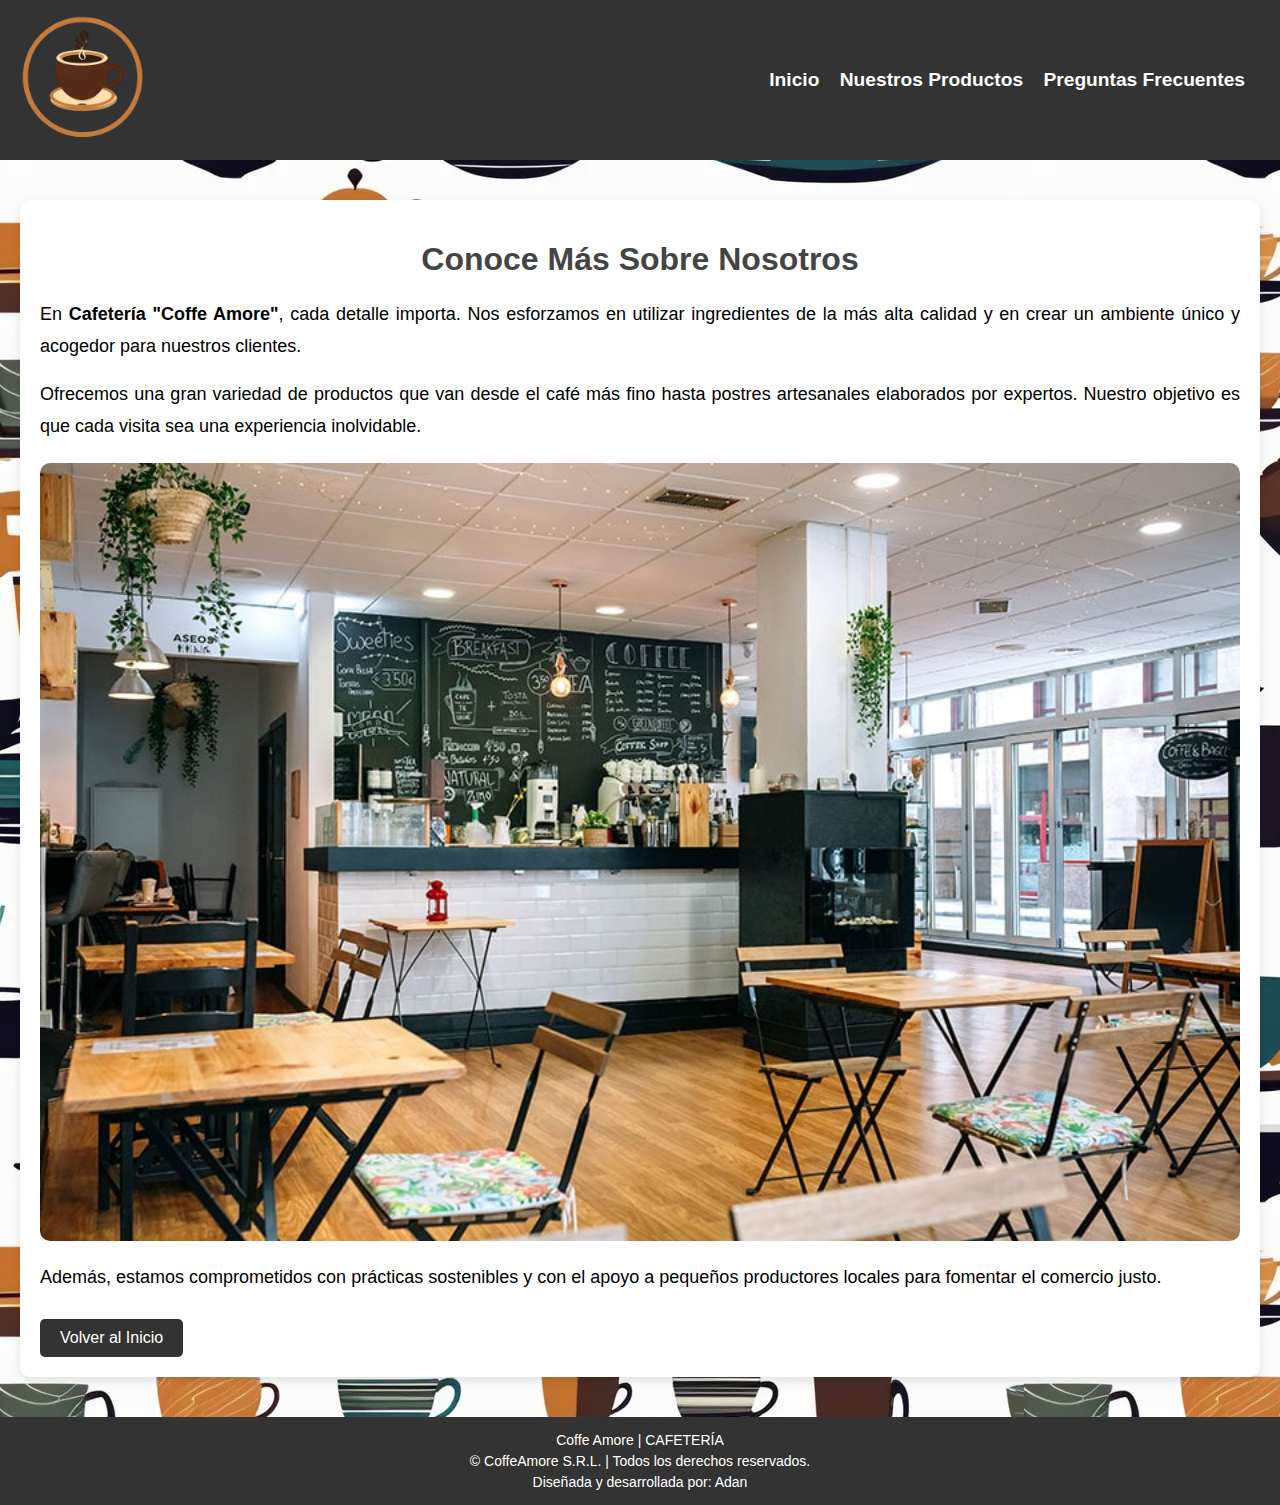
<file: conocemas.html>
<!DOCTYPE html>
<html lang="en">
    <head>
        <meta charset="UTF-8">
        <meta name="viewport" content="width=device-width, initial-scale=1.0">
        <title>Coffe Amore</title>
        <link rel="stylesheet" href="css.css">
        
        <!-- Metadatos de Copyright -->
        <meta name="copyright" content="© 2024 Adan Rodrigo Herrera Flores. Todos los derechos reservados.">
        <meta name="author" content="Adan Rodrigo Herrera Flores">
        <meta name="organization" content="Instituto Técnico Jesús María">
        <meta name="description" content="Coffe Amore - Página dedicada al amor por el café">
        <meta name="keywords" content="café, amor, Coffe Amore, Instituto Técnico Jesús María, Adan Rodrigo Herrera Flores">
        <meta name="robots" content="index, follow">
    </head>
    
<body>
    <div class="header">
        <a href="./index.html" class="logo">
            <img src="./ico/logosinfondo.png" alt="Cafetería">
        </a>
        <div class="header-right">
            <a href="./index.html">Inicio</a>
            <a href="./productos.html">Nuestros Productos</a>
            <a href="./preguntas.html">Preguntas Frecuentes</a>
        </div>
    </div>

    <section class="content-section">
        <h1>Conoce Más Sobre Nosotros</h1>
        <p>
            En <strong>Cafetería "Coffe Amore"</strong>, cada detalle importa. Nos esforzamos en utilizar ingredientes de la más alta calidad y en crear un ambiente único y acogedor para nuestros clientes.
        </p>
        <p>
            Ofrecemos una gran variedad de productos que van desde el café más fino hasta postres artesanales elaborados por expertos. Nuestro objetivo es que cada visita sea una experiencia inolvidable.
        </p>
        <img src="./img/ambiente.jpg" alt="Ambiente de Cafetería" style="width:100%; height:auto;">
        <p>
            Además, estamos comprometidos con prácticas sostenibles y con el apoyo a pequeños productores locales para fomentar el comercio justo.
        </p>
        <a href="index.html" class="btn">Volver al Inicio</a>
    </section>

    <footer>
        <div class="f-detalles">
            <p>Coffe Amore | CAFETERÍA</p>
            <p>© CoffeAmore S.R.L. | Todos los derechos reservados.</p>
        </div>
        <div class="dydfjhs">
            <p>Diseñada y desarrollada por: Adan</p>
        </div>
    </footer>
</body>
</html>
</file>
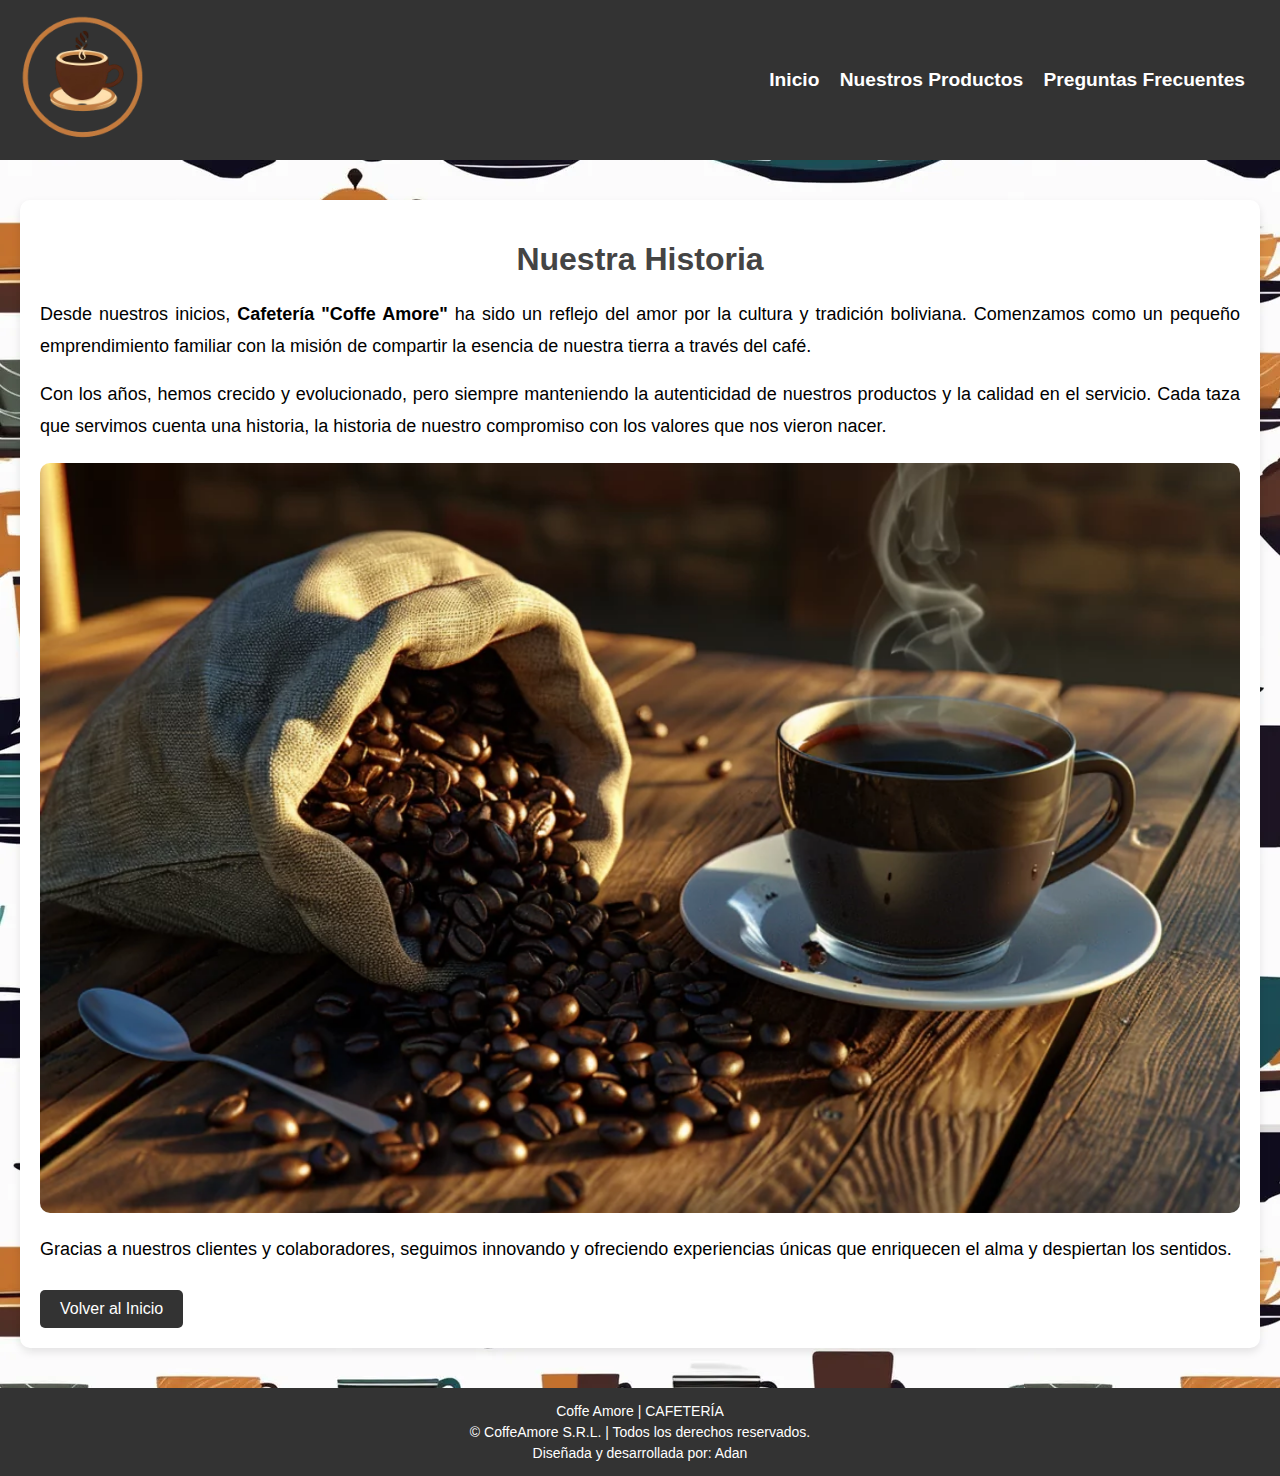
<file: descubremas.html>
<!DOCTYPE html>
<html lang="en">
    <head>
        <meta charset="UTF-8">
        <meta name="viewport" content="width=device-width, initial-scale=1.0">
        <title>Coffe Amore</title>
        <link rel="stylesheet" href="css.css">
        
        <!-- Metadatos de Copyright -->
        <meta name="copyright" content="© 2024 Adan Rodrigo Herrera Flores. Todos los derechos reservados.">
        <meta name="author" content="Adan Rodrigo Herrera Flores">
        <meta name="organization" content="Instituto Técnico Jesús María">
        <meta name="description" content="Coffe Amore - Página dedicada al amor por el café">
        <meta name="keywords" content="café, amor, Coffe Amore, Instituto Técnico Jesús María, Adan Rodrigo Herrera Flores">
        <meta name="robots" content="index, follow">
    </head>
    
<body>
    <div class="header">
        <a href="./index.html" class="logo">
            <img src="./ico/logosinfondo.png" alt="Cafetería">
        </a>
        <div class="header-right">
            <a href="./index.html">Inicio</a>
            <a href="./productos.html">Nuestros Productos</a>
            <a href="./preguntas.html">Preguntas Frecuentes</a>
        </div>
    </div>

    <section class="content-section">
        <h1>Nuestra Historia</h1>
        <p>
            Desde nuestros inicios, <strong>Cafetería "Coffe Amore"</strong> ha sido un reflejo del amor por la cultura y tradición boliviana. Comenzamos como un pequeño emprendimiento familiar con la misión de compartir la esencia de nuestra tierra a través del café.
        </p>
        <p>
            Con los años, hemos crecido y evolucionado, pero siempre manteniendo la autenticidad de nuestros productos y la calidad en el servicio. Cada taza que servimos cuenta una historia, la historia de nuestro compromiso con los valores que nos vieron nacer.
        </p>
        <img src="./img/histori.webp" alt="Nuestra Historia" style="width:100%; height:auto;">
        <p>
            Gracias a nuestros clientes y colaboradores, seguimos innovando y ofreciendo experiencias únicas que enriquecen el alma y despiertan los sentidos.
        </p>
        <a href="./index.html" class="btn">Volver al Inicio</a>
    </section>

    <footer>
        <div class="f-detalles">
            <p>Coffe Amore | CAFETERÍA</p>
            <p>© CoffeAmore S.R.L. | Todos los derechos reservados.</p>
        </div>
        <div class="dydfjhs">
            <p>Diseñada y desarrollada por: Adan</p>
        </div>
    </footer>
</body>
</html>
</file>
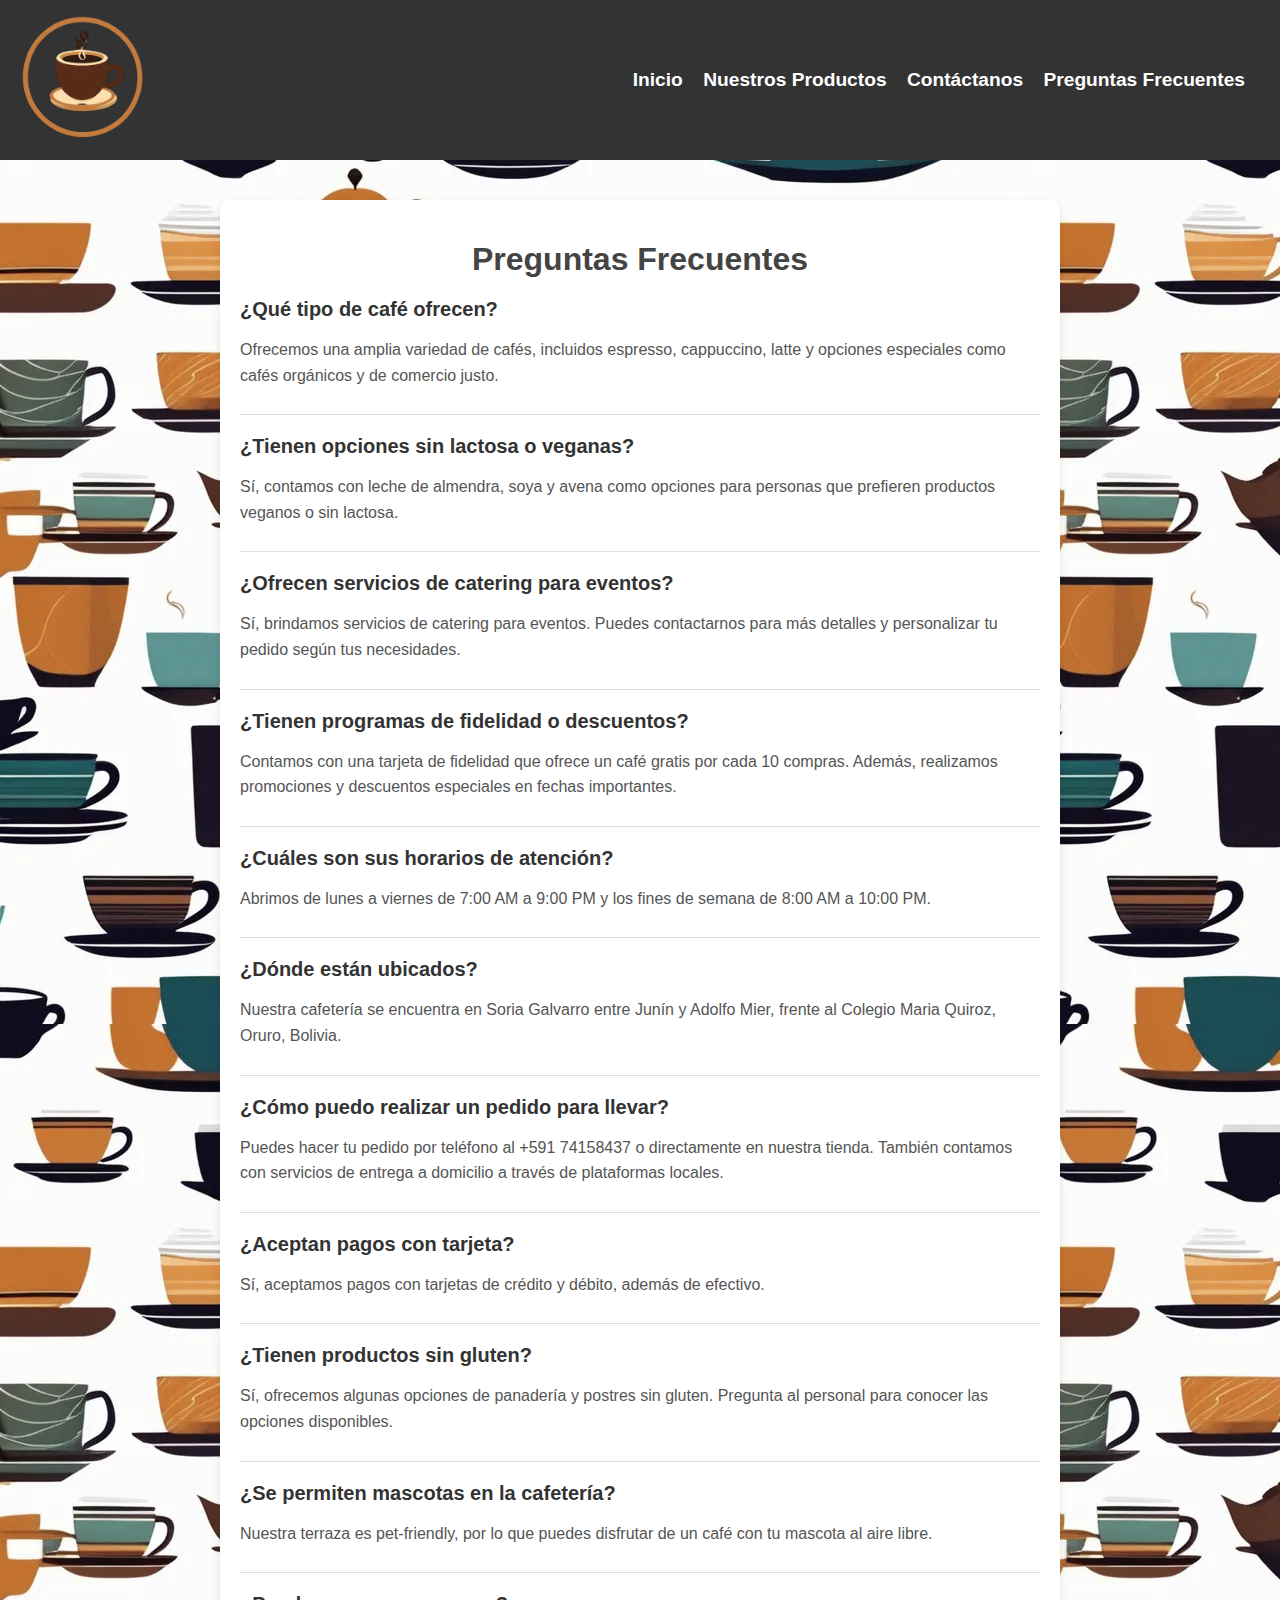
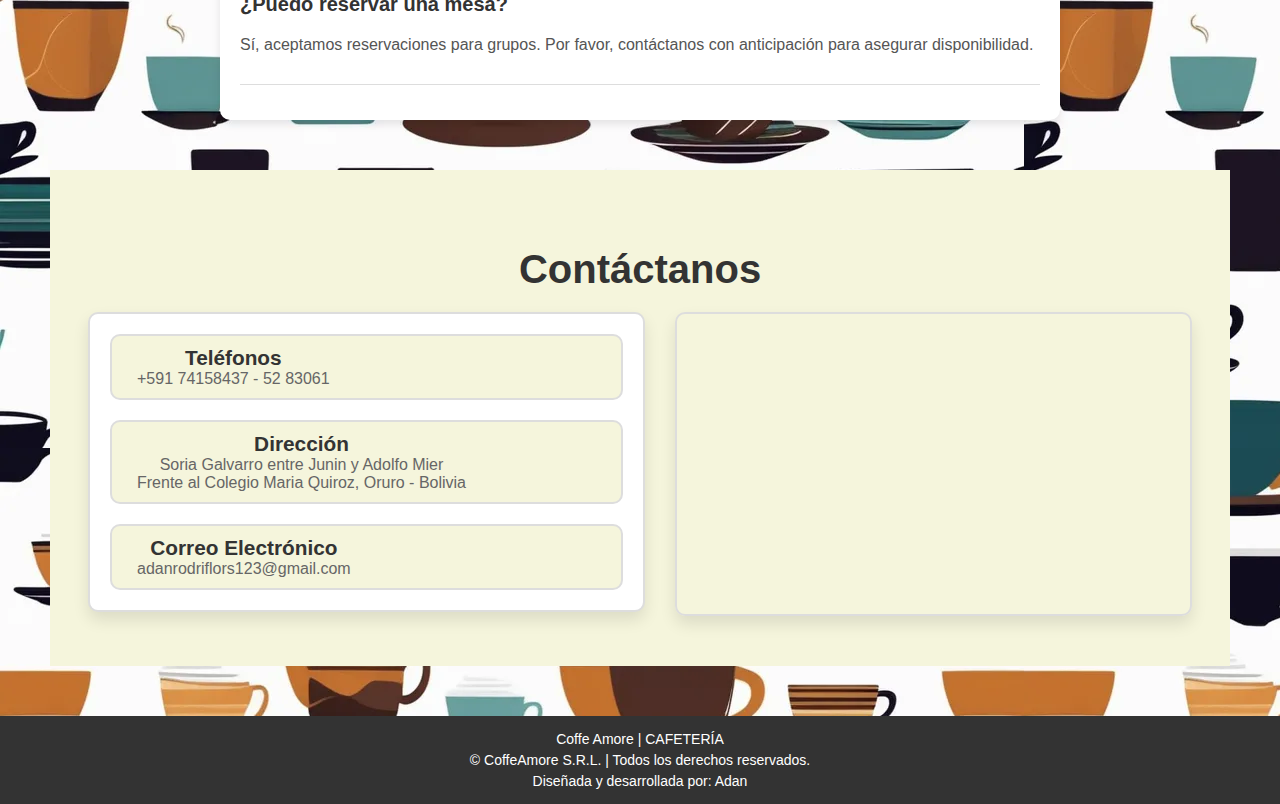
<file: preguntas.html>
<!DOCTYPE html>
<html lang="en">
    <head>
        <meta charset="UTF-8">
        <meta name="viewport" content="width=device-width, initial-scale=1.0">
        <title>Coffe Amore</title>
        <link rel="stylesheet" href="css.css">
        
        <!-- Metadatos de Copyright -->
        <meta name="copyright" content="© 2024 Adan Rodrigo Herrera Flores. Todos los derechos reservados.">
        <meta name="author" content="Adan Rodrigo Herrera Flores">
        <meta name="organization" content="Instituto Técnico Jesús María">
        <meta name="description" content="Coffe Amore - Página dedicada al amor por el café">
        <meta name="keywords" content="café, amor, Coffe Amore, Instituto Técnico Jesús María, Adan Rodrigo Herrera Flores">
        <meta name="robots" content="index, follow">
    </head>
    
<body>
    <div class="header">
        <a href="index.html" class="logo">
          <img src="./ico/logosinfondo.png" alt="Cafetería">
        </a>
        <div class="header-right">
          <a href="index.html">Inicio</a>
          <a href="productos.html">Nuestros Productos</a>
          <a href="#contactos">Contáctanos</a>
          <a href="preguntas.html">Preguntas Frecuentes</a>

        </div>
      </div>

    <section class="faq-section">
        <h1>Preguntas Frecuentes</h1>
        <div class="faq">
            <h3>¿Qué tipo de café ofrecen?</h3>
            <p>Ofrecemos una amplia variedad de cafés, incluidos espresso, cappuccino, latte y opciones especiales como cafés orgánicos y de comercio justo.</p>
        </div>

        <div class="faq">
            <h3>¿Tienen opciones sin lactosa o veganas?</h3>
            <p>Sí, contamos con leche de almendra, soya y avena como opciones para personas que prefieren productos veganos o sin lactosa.</p>
        </div>

        <div class="faq">
            <h3>¿Ofrecen servicios de catering para eventos?</h3>
            <p>Sí, brindamos servicios de catering para eventos. Puedes contactarnos para más detalles y personalizar tu pedido según tus necesidades.</p>
        </div>

        <div class="faq">
            <h3>¿Tienen programas de fidelidad o descuentos?</h3>
            <p>Contamos con una tarjeta de fidelidad que ofrece un café gratis por cada 10 compras. Además, realizamos promociones y descuentos especiales en fechas importantes.</p>
        </div>

        <div class="faq">
            <h3>¿Cuáles son sus horarios de atención?</h3>
            <p>Abrimos de lunes a viernes de 7:00 AM a 9:00 PM y los fines de semana de 8:00 AM a 10:00 PM.</p>
        </div>

        <div class="faq">
            <h3>¿Dónde están ubicados?</h3>
            <p>Nuestra cafetería se encuentra en Soria Galvarro entre Junín y Adolfo Mier, frente al Colegio Maria Quiroz, Oruro, Bolivia.</p>
        </div>

        <div class="faq">
            <h3>¿Cómo puedo realizar un pedido para llevar?</h3>
            <p>Puedes hacer tu pedido por teléfono al +591 74158437 o directamente en nuestra tienda. También contamos con servicios de entrega a domicilio a través de plataformas locales.</p>
        </div>

        <div class="faq">
            <h3>¿Aceptan pagos con tarjeta?</h3>
            <p>Sí, aceptamos pagos con tarjetas de crédito y débito, además de efectivo.</p>
        </div>

        <div class="faq">
            <h3>¿Tienen productos sin gluten?</h3>
            <p>Sí, ofrecemos algunas opciones de panadería y postres sin gluten. Pregunta al personal para conocer las opciones disponibles.</p>
        </div>

        <div class="faq">
            <h3>¿Se permiten mascotas en la cafetería?</h3>
            <p>Nuestra terraza es pet-friendly, por lo que puedes disfrutar de un café con tu mascota al aire libre.</p>
        </div>

        <div class="faq">
            <h3>¿Puedo reservar una mesa?</h3>
            <p>Sí, aceptamos reservaciones para grupos. Por favor, contáctanos con anticipación para asegurar disponibilidad.</p>
        </div>
    </section>
        <!-- Contacto y Redes Sociales -->
<div class="content-five">
    <h1 class="titulocontacto" id="contactos">Contáctanos</h1>
    <div class="contact-container">
        <div class="contact-box">
            <div class="contact-item">
                <span class="iconify" data-icon="mdi:phone" style="font-size: 36px;"></span>
                <div>
                    <h3>Teléfonos</h3>
                    <p>+591 74158437 - 52 83061</p>
                </div>
            </div>
            <div class="contact-item">
                <span class="iconify" data-icon="mdi:map-marker" style="font-size: 36px;"></span>
                <div>
                    <h3>Dirección</h3>
                    <p>Soria Galvarro entre Junin y Adolfo Mier</p>
                    <p>Frente al Colegio Maria Quiroz, Oruro - Bolivia</p>
                </div>
            </div>
            <div class="contact-item">
                <span class="iconify" data-icon="mdi:email" style="font-size: 36px;"></span>
                <div>
                    <h3>Correo Electrónico</h3>
                    <a href="mailto:adanrodriflors123@gmail.com">
                        <p>adanrodriflors123@gmail.com</p>
                    </a>
                </div>
            </div>
        </div>
        <div class="ubication">
            <iframe src="https://www.google.com/maps/embed?pb=!1m14!1m12!1m3!1d504.4708673544573!2d-67.1132053201066!3d-17.96928714678539!2m3!1f0!2f0!3f0!3m2!1i1024!2i768!4f13.1!5e0!3m2!1ses!2sbo!4v1729093843162!5m2!1ses!2sbo" 
                width="100%" height="100%" style="border:0;" allowfullscreen="" loading="lazy" referrerpolicy="no-referrer-when-downgrade"></iframe>
        </div>
    </div>
</div>

    <footer>
        <div class="f-detalles">
            <p>Coffe Amore | CAFETERÍA</p>
            <p>© CoffeAmore S.R.L. | Todos los derechos reservados.</p>
        </div>
        <div class="dydfjhs">
            <p>Diseñada y desarrollada por: Adan</p>
        </div>
    </footer>
</body>
</html>
</file>
<file: css.css>
/* General Styles */
body {
    font-family: Arial, sans-serif;
    margin: 0;
    padding: 0;
    background-image: url(./img/fondo.webp);
  }
  .cata{
    text-align: center;
    margin: 2rem;
  }
  /* Logo */
  .logo {
    width: 20%;
    height: 90%;
  }
  
  .logo img {
    width: 50%;
    height: 100%;
  }
  .title-logo{
    padding: auto;
    margin: 1rem;
  }
  
  /* Header Styles */
  /* Estilo general del menú */
.header {
  background-color: #333;
  color: #fff;
  display: flex;
  justify-content: space-between;
  align-items: center;
  padding: 15px 20px;
}
.header-right {
  font-size: larger;
}

.header a {
  color: #fff;
  text-decoration: none;
  margin-right: 15px;
  font-weight: bold;
  transition: color 0.3s ease;
}

.header a:hover {
  color: #ffd700; /* Efecto hover en todos los enlaces */
}

/* Estilo del enlace activo */
.header a.active {
  color: #ff7300; /* Color especial para el enlace activo */
  border-bottom: 2px solid #ffd700; /* Línea debajo del enlace activo */
}

  
  /* Productos Estilos */
  .content-two {
    text-align: center;
    margin: 50px 0;
  }
  
  .title-one {
    font-size: 50px;
    color: black;
  }
  
  .title-one span {
    color: #ff7300;
  }
  /* Contenido de Productos */
  #products-container {
    display: grid;
    grid-template-columns: repeat(auto-fit, minmax(280px, 1fr));
    gap: 20px;
    margin: 30px 50px;
  }
  
  .card {
    background-color: white;
    border: 1px solid #ddd;
    border-radius: 8px;
    box-shadow: 0 4px 8px rgba(0, 0, 0, 0.1);
    padding: 15px;
    text-align: center;
    transition: transform 0.2s;
  }
  
  .card:hover {
    transform: scale(1.05);
  }
  
  .card img {
    max-width: 100%;
    height: auto;
    border-radius: 8px;
  }
  
  .card h1 {
    font-size: 24px;
    color: #333;
    margin: 10px 0;
  }
  
  .txt-card {
    color: #777;
    font-size: 16px;
    margin: 5px 0;
  }
  
  .txt-card-v {
    color: #ff7b00;
    font-size: 18px;
    font-weight: bold;
    margin: 5px 0;
  }
  
  /* Button Styles */
  .btn-2 {
    background-color: peru;
    color: white;
    border: none;
    padding: 10px 20px;
    border-radius: 4px;
    cursor: pointer;
    transition: background-color 0.3s;
    width: 100%;
  }
  
  .btn-2:hover {
    background-color: orangered;
  }
  
/* Contactos */
  .content-five {
    margin: 50px;
  }
  
  .contacto {
    display: flex;
    justify-content: space-around;
    flex-wrap: wrap;
  }
  
  .contact-detaill h3 {
    color: orangered;
  }
  
  .ubication iframe {
    display: block;
    margin: auto;
    width: 100%;
    max-width: 480px;
    height: 300px;
  }
  
  /* Social Media Icons */
  .redsocial {
    text-align: center;
    margin: 30px 0;
  }
  
  .redsocial a {
    margin: 0 10px;
  }
  
  
  /* Footer Styles */
  footer {
    background-color: #333;
    color: white;
    text-align: center;
    padding: 15px 0;
    font-size: xx-large ;

  }
  
  footer p {
    margin: 5px 0;
  }
  
  /* Responsive Design */
  
  /* Tablets and small screens */
  @media (max-width: 768px) {
    .header {
      flex-wrap: wrap;
      height: auto;
      padding: 10px;
    }
  
    .header a {
      margin: 5px;
    }
  
    .logo {
      width: 50%;
      height: auto;
    }
    #products-container {
      grid-template-columns: 2fr; /* Una columna */
      margin: 0;
    }
    .content-five {
      margin: 30px;
    }
  
    .btn-2 {
      font-size: 16px;
    }
    .cart-icon {
      top: 10px;
      
      padding: 0px;
    }
  
    .cart-icon img {
      width: 25px;
      height: 25px;
    }
  }
  @media (max-width: 1024px) {
    /* Ajustar el header */
    .header {
      flex-direction: column;
      height: auto;
      padding: 5px 0;
    }
    /* Ajustar el carrito */
    #cart-container {
      width: 250px;
    }
  
    /* Ajustar los productos */
    #products-container {
      margin: 20px 28px;
      grid-template-columns: repeat(auto-fit, minmax(200px, 1fr)); /* Hacerlo más adaptable */
  
    }
  
    /* Reducir el tamaño de los botones */
    .btn-2, #checkout-btn, button[type="submit"] {
      padding: 8px 16px;
      font-size: 14px;
    }
  
    /* Ajustes de tipografía */
    .title-one {
      font-size: 32px;
    }
  
    .card h1 {
      font-size: 20px;
    }
    .cart-icon {
      top: 10px;
      right: 10px;
      padding: 5px;
    }
  
    .cart-icon img {
      width: 25px;
      height: 25px;
    }
  }
  @media (max-width: 600px) {
    /* Ajuste del header para pantallas pequeñas */
    .header {
      flex-direction: column;
      height: auto;
      padding: 5px 0;
    }
  
    .header a {
      font-size: 14px;
      margin: 0 5px;
    }
  
    /* Ajuste del carrito para pantallas pequeñas */
    #cart-container {
      width: 100%;
    }
  
    /* Ajustar los productos a una sola columna */
    #products-container {
      grid-template-columns: 2,2fr; /* Una columna */
      margin: 10px;
    }
  
    .card {
      padding: 10px;
    }
  
    /* Ajuste de formularios */
    .modal-contenido {
      width: 100%; /* Ocupa todo el ancho de la pantalla */
      max-width: 350px;
    }
  
    /* Ajustes en tipografía */
    .title-one {
      font-size: 24px;
    }
  
    .card h1 {
      font-size: 18px;
    }
  
    /* Botones más pequeños */
    .btn-2, #checkout-btn, button[type="submit"] {
      padding: 8px 12px;
      font-size: 14px;
    }
    .cart-icon {
      top: 8px;
      right: 8px;
      padding: 8px;
    }
  
    .cart-icon img {
      width: 22px;
      height: 22px;
    }
  }
    
  
  /* Smartphones - Two-column layout for products */
  @media (max-width: 550px) {
    /* Ajuste para pantallas extremadamente pequeñas */
    .header {
      padding: 5px 0;
      width: 100%;
    }
    .logo{
      width: 100%;
      height: 100%;
      text-align: center;
      justify-content: center;
      align-content: center;
    }
    .logo img{
      width: 20%;
      height: 20%;
    }
    .logo .title-logo{
      height: 100%;
      
    }
  
    .header a {
      font-size: 12px;
    }
    #products-container {
      grid-template-columns: repeat(2,2fr); /* Una columna */
      margin: 10px;
      
    }
    /* Optimizar el layout del carrito */
    #cart-container {
      width: 100%;
      height: 100%;
    }
  
    /* Formulario más compacto */
    .modal-contenido {
      max-width: 320px;
    }
  
    /* Reducir el tamaño del texto */
    .title-one {
      font-size: 25px;
    }
  
    .card h1 {
      font-size: 16px;
    }
  
    .btn-2, #checkout-btn, button[type="submit"] {
      padding: 6px 10px;
      font-size: 12px;
    }
  
    /* Reducir el espacio entre los elementos */
    .contact-detaill{
      margin: 0 auto;
      font-size: small;
    }
    .contacto, .ubication iframe {
      margin: 0;
    }
    .cart-icon{
      width: 20px;
      height: 20px;
    }
  
    .cart-icon img {
      width: 22px;
      height: 22px;
    }
  }
  
/* Carrito: contenedor */
#cart-container {
    position: fixed; /* Mantener el carrito fijo */
    top: 0;
    right: 0;
    width: 300px;
    height: 100%;
    background-color: white;
    box-shadow: -2px 0 10px rgba(0, 0, 0, 0.1);
    transform: translateX(100%);
    transition: transform 0.3s ease;
    z-index: 1000;
    padding: 20px;
    overflow-y: auto; /* Permitir desplazamiento si hay muchos productos */
}
.cart-visible {
  transform: translateX(0) !important; /* Hacer visible el carrito */
}
/* cierre */
.cart-close-btn {
  position: absolute;
  top: 10px;
  right: 10px;
  background-color: transparent;
  border: none;
  font-size: 20px;
  cursor: pointer;
}

.cart-close-btn:hover {
  color: #ccc;
}
/* ............. */
  
  /* Header del carrito */
  #cart-container h2 {
    text-align: center;
    margin-bottom: 15px;
  }
  
  /* Elementos del carrito */
  .cart-item {
    display: flex;
    justify-content: space-between;
    margin-bottom: 10px;
    border-bottom: 1px solid #ddd;
    padding-bottom: 5px;
  }
  
  /* Botón de eliminar */
  .remove-btn {
    background-color: red;
    color: white;
    border: none;
    border-radius: 4px;
    padding: 5px;
    cursor: pointer;
  }
  
  .remove-btn:hover {
    background-color: darkred;
  }
  
  /* Footer del carrito */
  .cart-footer {
    margin-top: 15px;
    text-align: center;
  }
  
  /* Botón de finalizar compra */
  #checkout-btn {
    background-color: #ff7300;
    color: white;
    border: none;
    padding: 10px 20px;
    border-radius: 4px;
    cursor: pointer;
    margin-top: 10px;
    transition: background-color 0.3s;
  }
  
  #checkout-btn:hover {
    background-color: #e66600;
  }
  /* Animación del icono del carrito */
.cart-icon {
  transition: transform 0.2s ease-in-out, background-color 0.2s;
}

.cart-icon:hover {
  transform: scale(1.1); /* Aumentar el tamaño al hacer hover */
  background-color: #e66600; /* Cambio de color en hover */
}

/* Formulario */
/* Estilos del Modal */
.modal {
  display: none; /* Oculto por defecto */
  position: fixed;
  top: 0;
  left: 0;
  width: 100%;
  height: 100%;
  background-color: rgba(0, 0, 0, 0.5);
  z-index: 1000;

  /* Alineación central vertical y horizontal */
  display: flex;
  justify-content: center;
  align-items: center;
}

/* Contenido del Modal */
.modal-contenido {
  background-color: #fff;
  padding: 20px;
  width: 90%;
  max-width: 400px;
  border-radius: 12px;
  box-shadow: 0 4px 8px rgba(0, 0, 0, 0.1);

  /* Alinear los elementos en columna */
  display: flex;
  flex-direction: column;
  align-items: stretch; /* Alinear elementos al 100% del contenedor */
  margin: auto;
  margin-top: 10rem;
}

/* Botón de cerrar */
.cerrar {
  align-self: flex-end; /* Alinear a la derecha */
  font-size: 24px;
  cursor: pointer;
  color: #333;
  
}
.content-two{
  background-color: #ffffff96;
}
.cata{
  background-color: #ffffff96;
}
/* Estilo del formulario */
form {
  display: flex;
  flex-direction: column;
  gap: 5px; /* Espacio entre los elementos */
}

/* Estilo de las etiquetas */
label {
  font-size: 18px;
  font-weight: bold;
  color: #555;
}

/* Estilo de los inputs */
input {
  padding: 5px;
  border: 1px solid #ccc;
  border-radius: 8px;
  font-size: 16px;
  width: 100%; /* Ocupar todo el ancho disponible */
  box-sizing: border-box;
  transition: border-color 0.3s ease;
}

/* Efecto de foco en los inputs */
input:focus {
  outline: none;
  border-color: #6c63ff;
}

/* Botón de envío */
button[type="submit"] {
  background-color: #6c63ff;
  color: white;
  border: none;
  border-radius: 8px;
  padding: 5px;
  font-size: 16px;
  cursor: pointer;
  transition: background-color 0.3s ease;
  width: 100%; /* Botón del mismo ancho que los inputs */
}

button[type="submit"]:hover {
  background-color: #574bcc;
}
/* Content Section */
.content-section {
  max-width: 1200px;
  margin: 40px auto;
  background-color: #fff;
  padding: 20px;
  border-radius: 10px;
  box-shadow: 0 4px 8px rgba(0, 0, 0, 0.1);
}

.content-section h1 {
  text-align: center;
  margin-bottom: 20px;
  color: #444;
}

.content-section p {
  margin: 15px 0;
  text-align: justify;
  font-size: 18px;
  line-height: 1.8;
}

.content-section img {
  display: block;
  margin: 20px auto;
  border-radius: 10px;
  max-width: 100%;
  height: auto;
}

.content-section .btn {
  display: inline-block;
  background-color: #333;
  color: #fff;
  padding: 10px 20px;
  border-radius: 5px;
  text-align: center;
  text-decoration: none;
  margin-top: 10px;
  transition: background-color 0.3s ease;
}

.content-section .btn:hover {
  background-color: #ddd;
  color: #333;
}

/* FAQ Section */
.faq-section {
  max-width: 800px;
  margin: 40px auto;
  background-color: #fff;
  padding: 20px;
  border-radius: 10px;
  box-shadow: 0 4px 8px rgba(0, 0, 0, 0.1);
}

.faq-section h1 {
  text-align: center;
  margin-bottom: 20px;
  color: #444;
}

.faq {
  margin-bottom: 15px;
  border-bottom: 1px solid #ddd;
  padding-bottom: 10px;
}

.faq h3 {
  color: #333;
  margin-bottom: 5px;
  font-size: 20px;
}

.faq p {
  font-size: 16px;
  line-height: 1.6;
  color: #555;
}

/* Footer */
footer {
  text-align: center;
  margin-top: 30px;
  padding: 10px 0;
  background-color: #333;
  color: #fff;
  font-size: 14px;
}

/* Responsivo */
@media (max-width: 768px) {
  .header {
      flex-direction: column;
  }

  .header-right {
      display: flex;
      flex-direction: column;
      align-items: center;
  }

  .content-section,
  .faq-section {
      padding: 15px;
  }
}

/* Nosotros y Historia */
/* Sección Nosotros */
.nosotros-section {
  max-width: 1200px;
  margin: 40px auto;
  background-color: #fff;
  padding: 30px;
  border-radius: 10px;
  box-shadow: 0 4px 8px rgba(0, 0, 0, 0.1);
  text-align: center;
  margin: auto;
}

.nosotros-section h2 {
  font-size: 28px;
  color: #444;
  margin-bottom: 20px;
}

.nosotros-section p {
  font-size: 18px;
  line-height: 1.8;
  color: #555;
  text-align: justify;
  margin: 15px 0;
}

.nosotros-section .btn {
  display: inline-block;
  margin-top: 20px;
  padding: 12px 25px;
  background-color: #333;
  color: #fff;
  border-radius: 5px;
  text-decoration: none;
  transition: background-color 0.3s ease;
}

.nosotros-section .btn:hover {
  background-color: #ddd;
  color: #333;
}

/* Sección Historia */
.history-section {
  max-width: 1200px;
  margin: 40px auto;
  background-color: #fff;
  padding: 30px;
  border-radius: 10px;
  box-shadow: 0 4px 8px rgba(0, 0, 0, 0.1);
  text-align: center;
  margin:auto;
}

.history-section h2 {
  font-size: 28px;
  color: #444;
  margin-bottom: 20px;
}

.history-section p {
  font-size: 18px;
  line-height: 1.8;
  color: #555;
  text-align: justify;
  margin: 15px 0;
}

.history-section .btn {
  display: inline-block;
  margin-top: 20px;
  padding: 12px 25px;
  background-color: #333;
  color: #fff;
  border-radius: 5px;
  text-decoration: none;
  transition: background-color 0.3s ease;
}

.history-section .btn:hover {
  background-color: #ccc;
  color:#333;
}

/* Sombra y efecto hover para imágenes opcionales */
.history-section img, 
.nosotros-section img {
  width: 100%;
  max-width: 800px;
  height: auto;
  margin: 20px 0;
  border-radius: 10px;
  box-shadow: 0 4px 8px rgba(0, 0, 0, 0.1);
  transition: transform 0.3s ease, box-shadow 0.3s ease;
}

.history-section img:hover, 
.nosotros-section img:hover {
  transform: scale(1.05);
  box-shadow: 0 6px 12px rgba(0, 0, 0, 0.15);
}

/* Responsivo */
@media (max-width: 768px) {
  .nosotros-section, .history-section {
      padding: 20px;
  }

  .nosotros-section h2, .history-section h2 {
      font-size: 24px;
  }

  .nosotros-section p, .history-section p {
      font-size: 16px;
  }
}
html {
  scroll-behavior: smooth;
}



/* Ventana de confirmacion */
.confirmacion {
  display: none;
  position: fixed;
  top: 50%;
  left: 50%;
  transform: translate(-50%, -50%);
  width: 300px;
  background-color: white;
  padding: 20px;
  box-shadow: 0 0 15px rgba(0, 0, 0, 0.5);
  text-align: center;
  border-radius: 10px;
  z-index: 1000;
}

.confirmacion h2 {
  margin: 0 0 15px;
}

/* Fondo oscuro detrás de la confirmación */
.confirmacion-overlay {
  display: none;
  position: fixed;
  top: 0;
  left: 0;
  width: 100%;
  height: 100%;
  background-color: rgba(0, 0, 0, 0.5);
  z-index: 999;
}

/* Animación para la aparición de la confirmación */
.show {
  display: block;
  animation: fadeIn 0.3s ease-in-out;
}

@keyframes fadeIn {
  from {
    opacity: 0;
  }
  to {
    opacity: 1;
  }
}
/* ----------video------------ */
.video-section {
  text-align: center;
  padding: 50px 20px;
  background-color: #f3f3f3;
  width: 80%;
  margin: auto;
}

.video-section h2 {
  font-size: 2em;
  margin-bottom: 20px;
  color: #333;
}

.video-container {
  max-width: 800px;
  margin: 0 auto;
  position: relative;
}

video {
  width: 100%;
  height: auto;
  border-radius: 10px;
  box-shadow: 0 4px 8px rgba(0, 0, 0, 0.1);
}


/* ------------------------------------------ */
/* Sección Contáctanos */
.content-five {
  background-color: beige;
  padding: 50px 20px;
  text-align: center;
}

.titulocontacto {
  font-size: 2.5em;
  margin-bottom: 20px;
  color: #333;
  font-weight: bold;
}

/* Contenedor principal para contacto + mapa */
.contact-container {
  display: flex;
  justify-content: center;
  align-items: flex-start;
  gap: 30px;
  flex-wrap: wrap;
  max-width: 1200px;
  margin: 0 auto;
}

/* Caja de información de contacto */
.contact-box {
  background-color: white;
  width: 45%;
  padding: 20px;
  border-radius: 10px;
  box-shadow: 0 8px 16px rgba(0, 0, 0, 0.1);
  border: 2px solid #ddd;
  display: flex;
  flex-direction: column;
  gap: 20px;
}

/* Ítems individuales de contacto */
.contact-item {
  display: flex;
  align-items: center;
  gap: 15px;
  padding: 10px;
  border: 2px solid #ddd;
  border-radius: 10px;
  transition: transform 0.3s ease, box-shadow 0.3s ease;
  background-color: beige;
}

.contact-item:hover {
  transform: scale(1.05);
  box-shadow: 0 4px 8px rgba(0, 0, 0, 0.15);
  background-color: #f4f4f4;
}

.contact-item h3 {
  margin: 0;
  font-size: 1.3em;
  color: #333;
}

.contact-item p, .contact-item a {
  margin: 0;
  font-size: 1em;
  color: #666;
}

.contact-item a {
  text-decoration: none;
  color: #0078D7;
}

/* Estilo para el mapa */
.ubication {
  width: 45%;
  height: 300px;
  border-radius: 10px;
  box-shadow: 0 8px 16px rgba(0, 0, 0, 0.1);
  overflow: hidden;
  border: 2px solid #ddd;
}

/* Ajustes responsivos */
@media (max-width: 768px) {
  .contact-container {
      flex-direction: column;
      align-items: center;
  }

  .contact-box, .ubication {
      width: 90%;
  }
}
</file>
